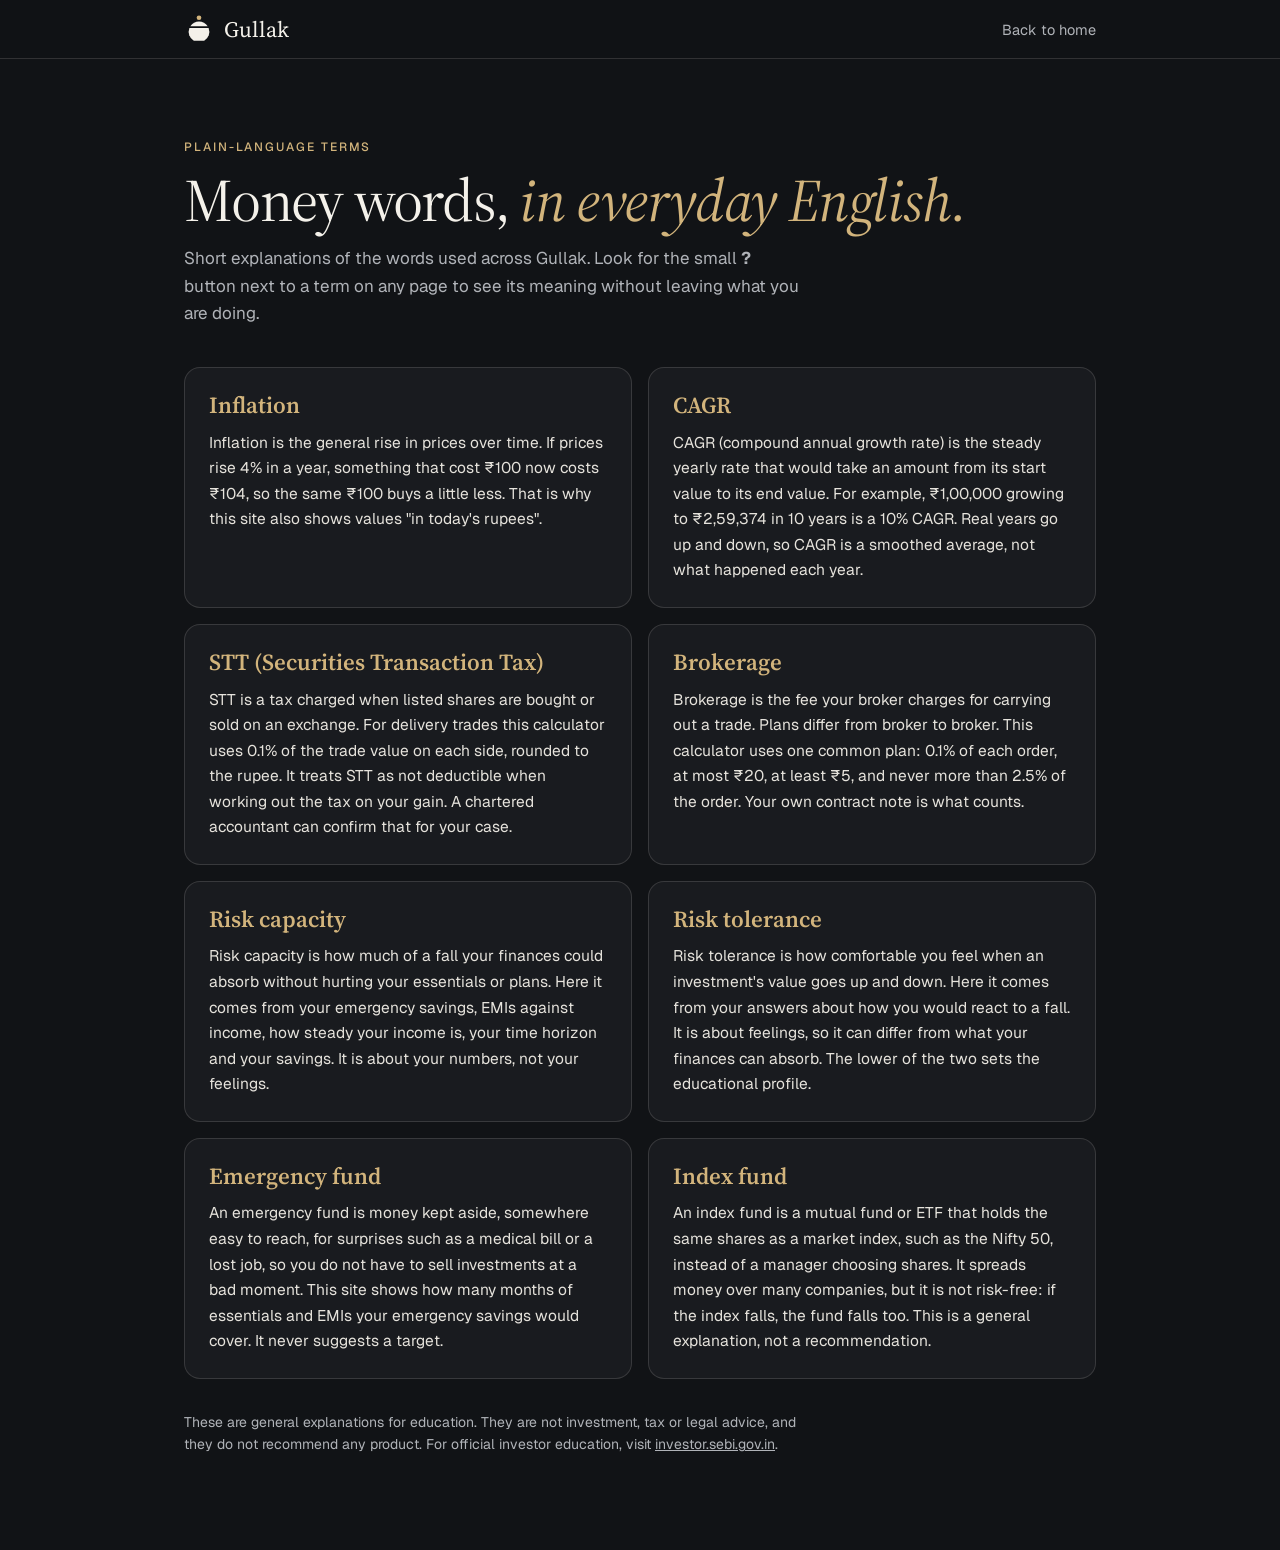
<file: site/Glossary.html>
<!doctype html>
<html lang="en">
<head>
<meta charset="utf-8">
<link rel="icon" type="image/svg+xml" href="favicon.svg">
<meta name="viewport" content="width=device-width, initial-scale=1">
<meta name="theme-color" content="#111316">
<title>Plain-language terms · Gullak</title>
<meta name="description" content="Short, plain explanations of inflation, CAGR, STT, brokerage, risk capacity, risk tolerance, emergency fund and index funds. Education only, not advice.">
<link rel="stylesheet" href="https://fonts.googleapis.com/css2?family=Source+Serif+4:ital,opsz,wght@0,8..60,400;0,8..60,600;1,8..60,400&family=Geist:wght@400;500;600&display=swap">
<style>
:root{--ink:#111316;--ink2:#191B1F;--ivory:#F4F1EA;--gold:#D2B47C;--mutedD:#B0B3B8;--lineD:rgba(244,241,234,.14)}
*{box-sizing:border-box}
html{-webkit-text-size-adjust:100%;text-size-adjust:100%}
body{margin:0;background:var(--ink);color:var(--ivory);font-family:'Geist',system-ui,sans-serif;-webkit-font-smoothing:antialiased}
a{color:inherit}
a:focus-visible{outline:2px solid var(--gold);outline-offset:3px;border-radius:4px}
.bar{border-bottom:1px solid var(--lineD);background:rgba(17,19,22,.96);position:sticky;top:0;z-index:10}
.bar-in{max-width:960px;margin:0 auto;padding:14px 24px;display:flex;align-items:center;justify-content:space-between;gap:14px}
.brand{font-family:'Source Serif 4',Georgia,serif;font-size:22px;text-decoration:none;display:inline-flex;align-items:center;gap:10px}
.back{font-size:14.5px;color:var(--mutedD);text-decoration:none}
.back:hover{color:#fff}
main{max-width:960px;margin:0 auto;padding:clamp(40px,7vw,80px) 24px 80px}
.eb{font:500 12px 'Geist',sans-serif;letter-spacing:.16em;text-transform:uppercase;color:var(--gold)}
h1{margin:14px 0 14px;font-family:'Source Serif 4',Georgia,serif;font-weight:400;font-size:clamp(36px,6vw,60px);line-height:1.04;letter-spacing:-.02em}
h1 em{color:var(--gold)}
.lead{margin:0;max-width:56ch;font-size:17px;line-height:1.6;color:var(--mutedD)}
.grid{margin-top:40px;display:grid;grid-template-columns:repeat(2,minmax(0,1fr));gap:16px}
.card{padding:24px;border:1px solid var(--lineD);border-radius:16px;background:var(--ink2);scroll-margin-top:90px}
.card:target{border-color:var(--gold)}
.card h2{margin:0 0 10px;font-family:'Source Serif 4',Georgia,serif;font-weight:600;font-size:23px;line-height:1.2;color:var(--gold)}
.card p{margin:0;font-size:15.5px;line-height:1.65;color:#E6E3DC}
.note{margin-top:32px;font-size:14px;line-height:1.6;color:var(--mutedD);max-width:70ch}
@media (max-width:720px){.grid{grid-template-columns:minmax(0,1fr)}}
</style>
</head>
<body>
<header class="bar"><div class="bar-in">
<a class="brand" href="Main.dc.html"><svg width="30" height="30" viewBox="0 0 64 64" aria-hidden="true"><path d="M13.56 26A22 22 0 0 1 50.44 26Z" fill="#F4F1EA"></path><path d="M11.51 30A22 22 0 0 0 20.91 57H43.09A22 22 0 0 0 52.49 30Z" fill="#F4F1EA"></path><circle cx="32" cy="8" r="5" fill="#D2B47C"></circle></svg>Gullak</a>
<a class="back" href="Main.dc.html">Back to home</a>
</div></header>
<main>
<div class="eb">Plain-language terms</div>
<h1>Money words, <em>in everyday English.</em></h1>
<p class="lead">Short explanations of the words used across Gullak. Look for the small <b aria-hidden="true">?</b> button next to a term on any page to see its meaning without leaving what you are doing.</p>
<div class="grid" id="list"></div>
<noscript><p class="note">This list needs JavaScript. The same explanations appear next to each term on the calculator pages.</p></noscript>
<p class="note">These are general explanations for education. They are not investment, tax or legal advice, and they do not recommend any product. For official investor education, visit <a href="https://investor.sebi.gov.in" target="_blank" rel="noopener">investor.sebi.gov.in</a>.</p>
</main>
<script src="./arth-terms.js"></script>
<script>
(function () {
  var A = window.ArthTerms, box = document.getElementById('list');
  if (!A || !box) return;
  A.order.forEach(function (k) {
    var t = A.terms[k], c = document.createElement('section');
    c.className = 'card'; c.id = k;
    var h = document.createElement('h2'); h.textContent = t.name;
    var p = document.createElement('p'); p.textContent = t.text;
    c.appendChild(h); c.appendChild(p); box.appendChild(c);
  });
  if (location.hash) { var e = document.getElementById(location.hash.slice(1)); if (e) e.scrollIntoView(); }
})();
</script>
</body>
</html>
</file>
